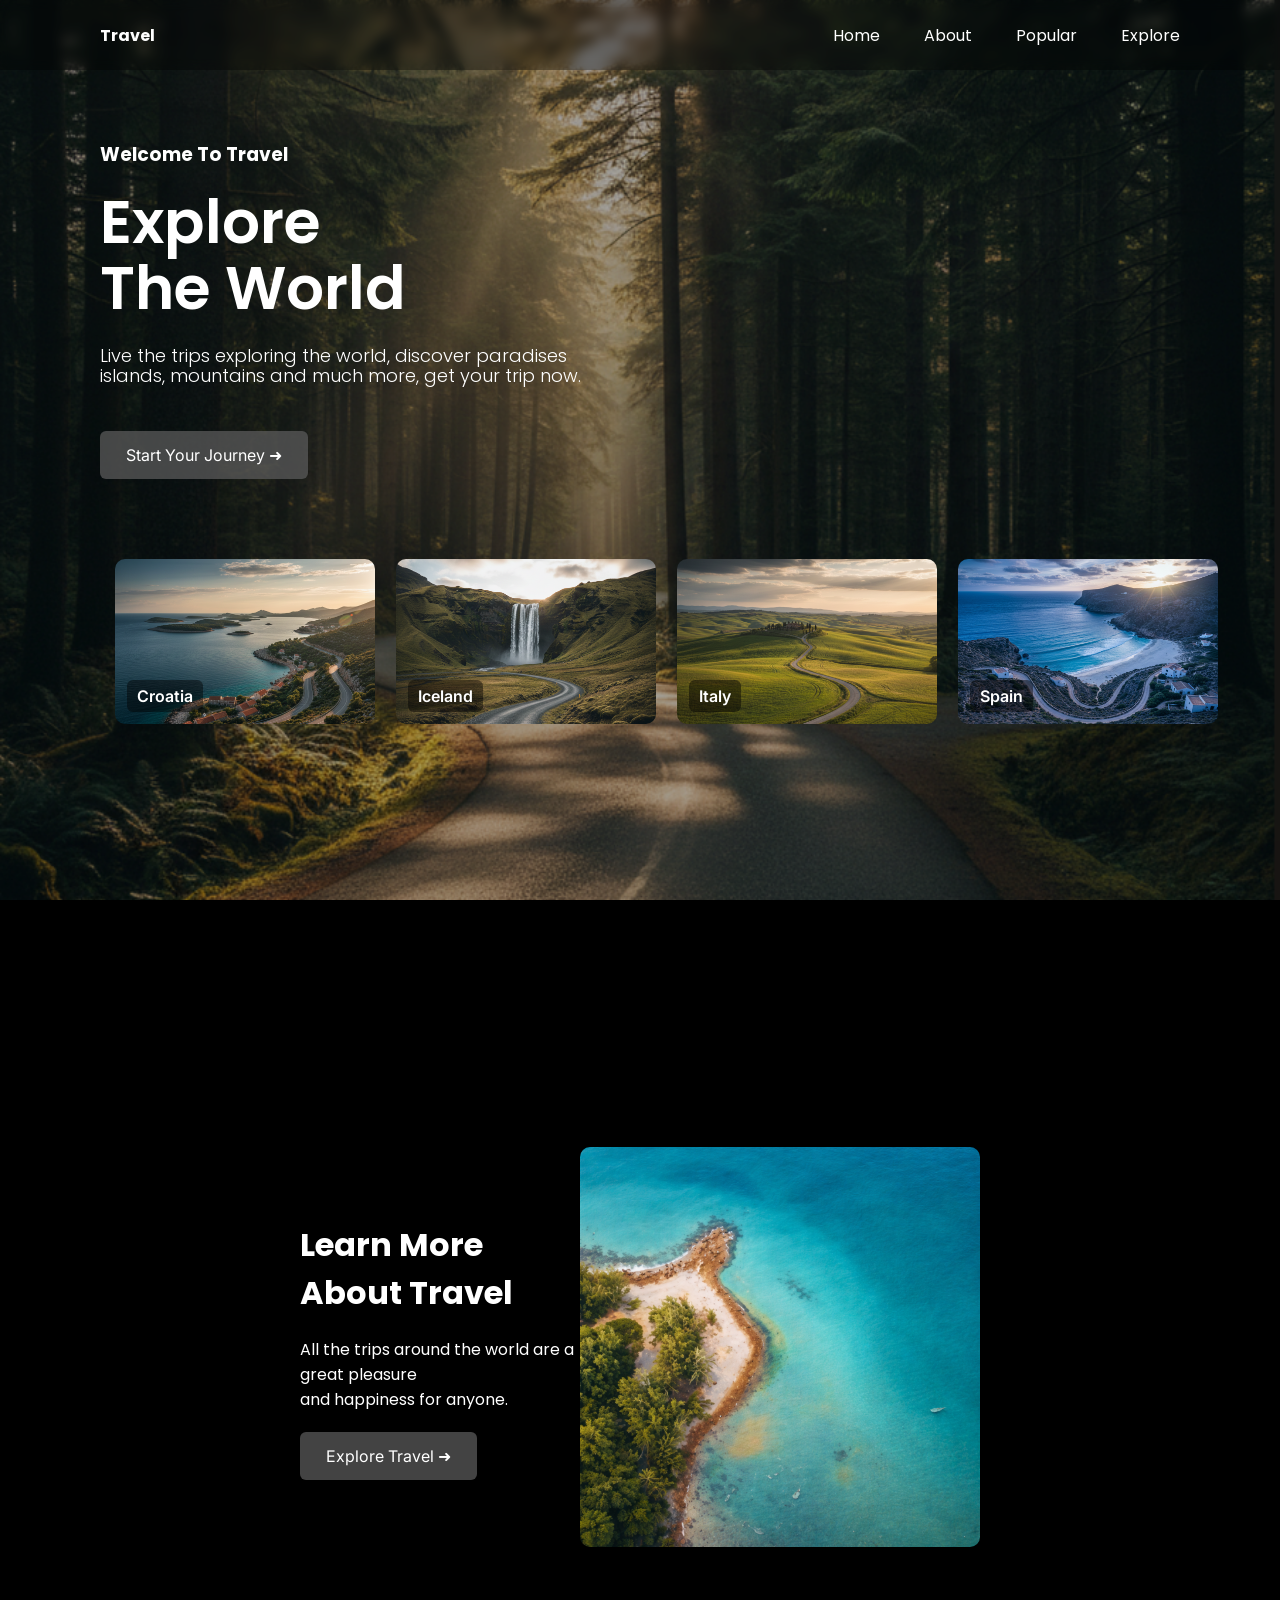
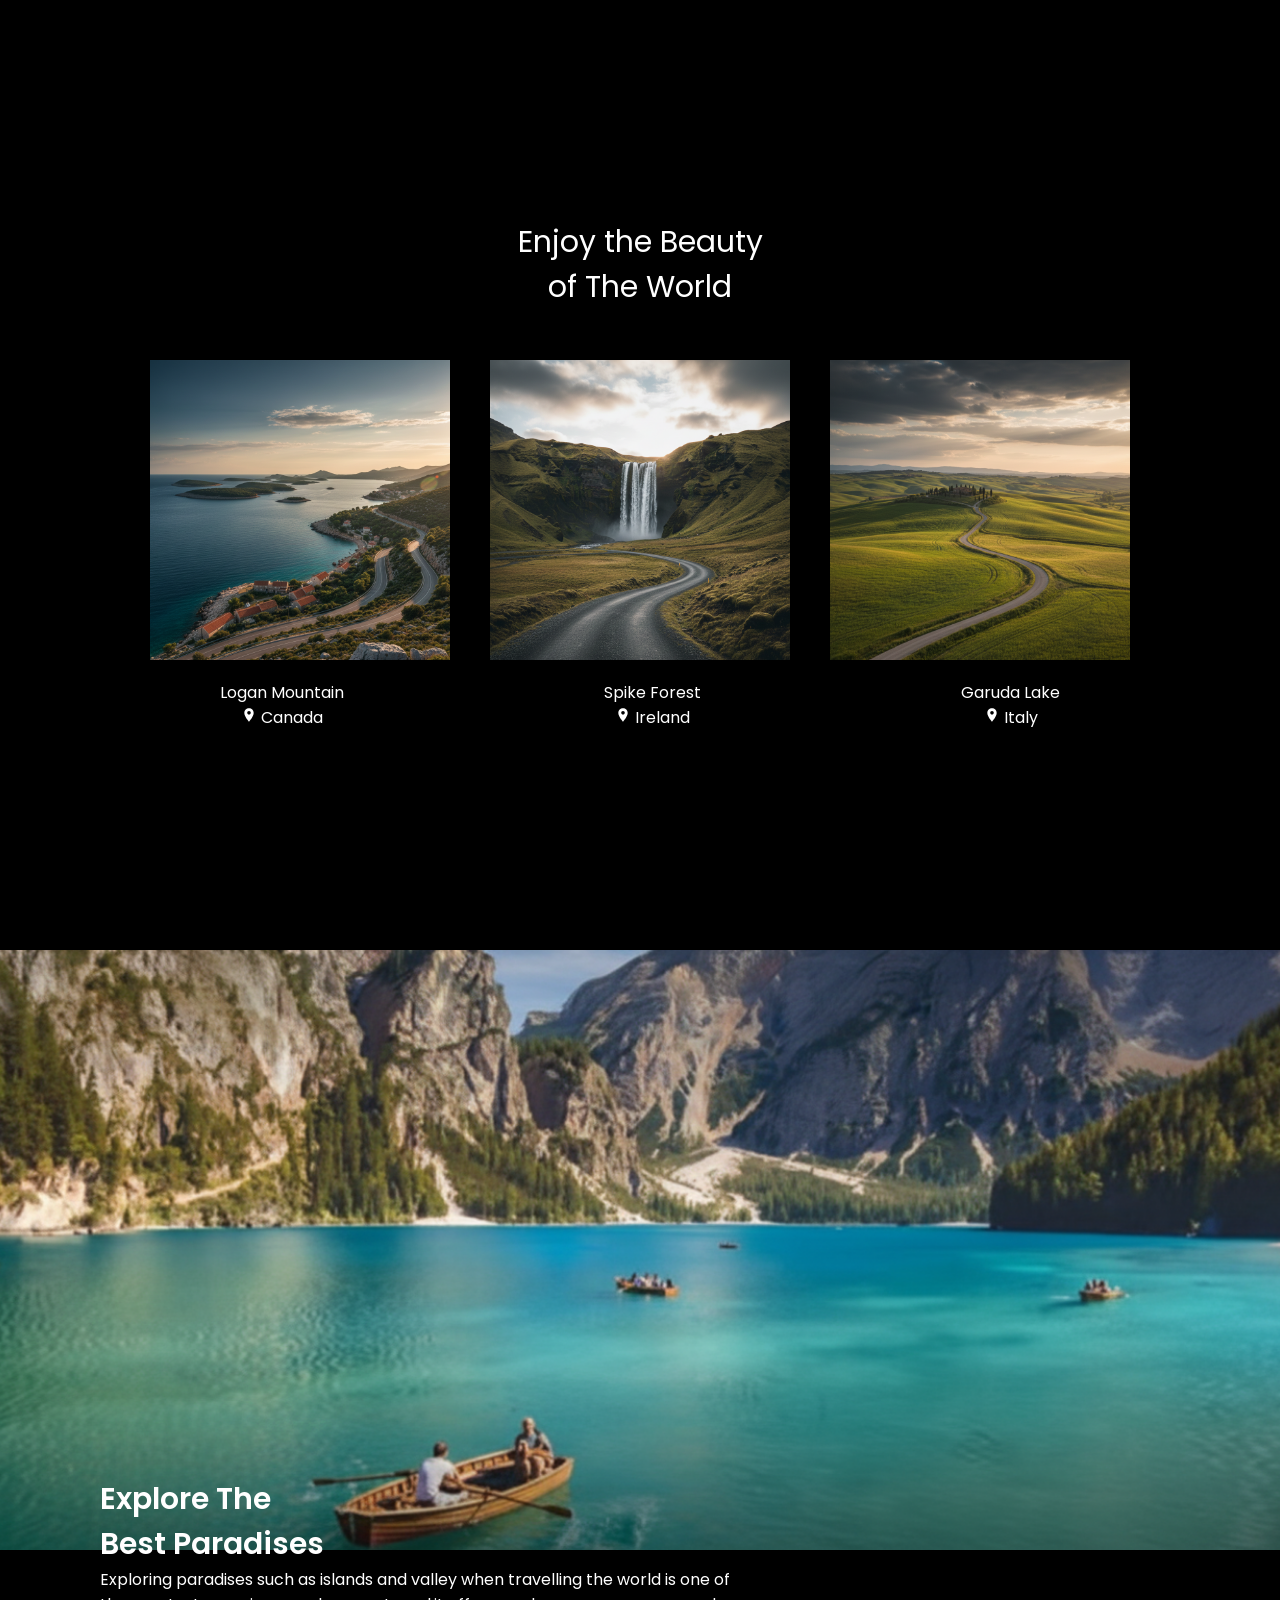
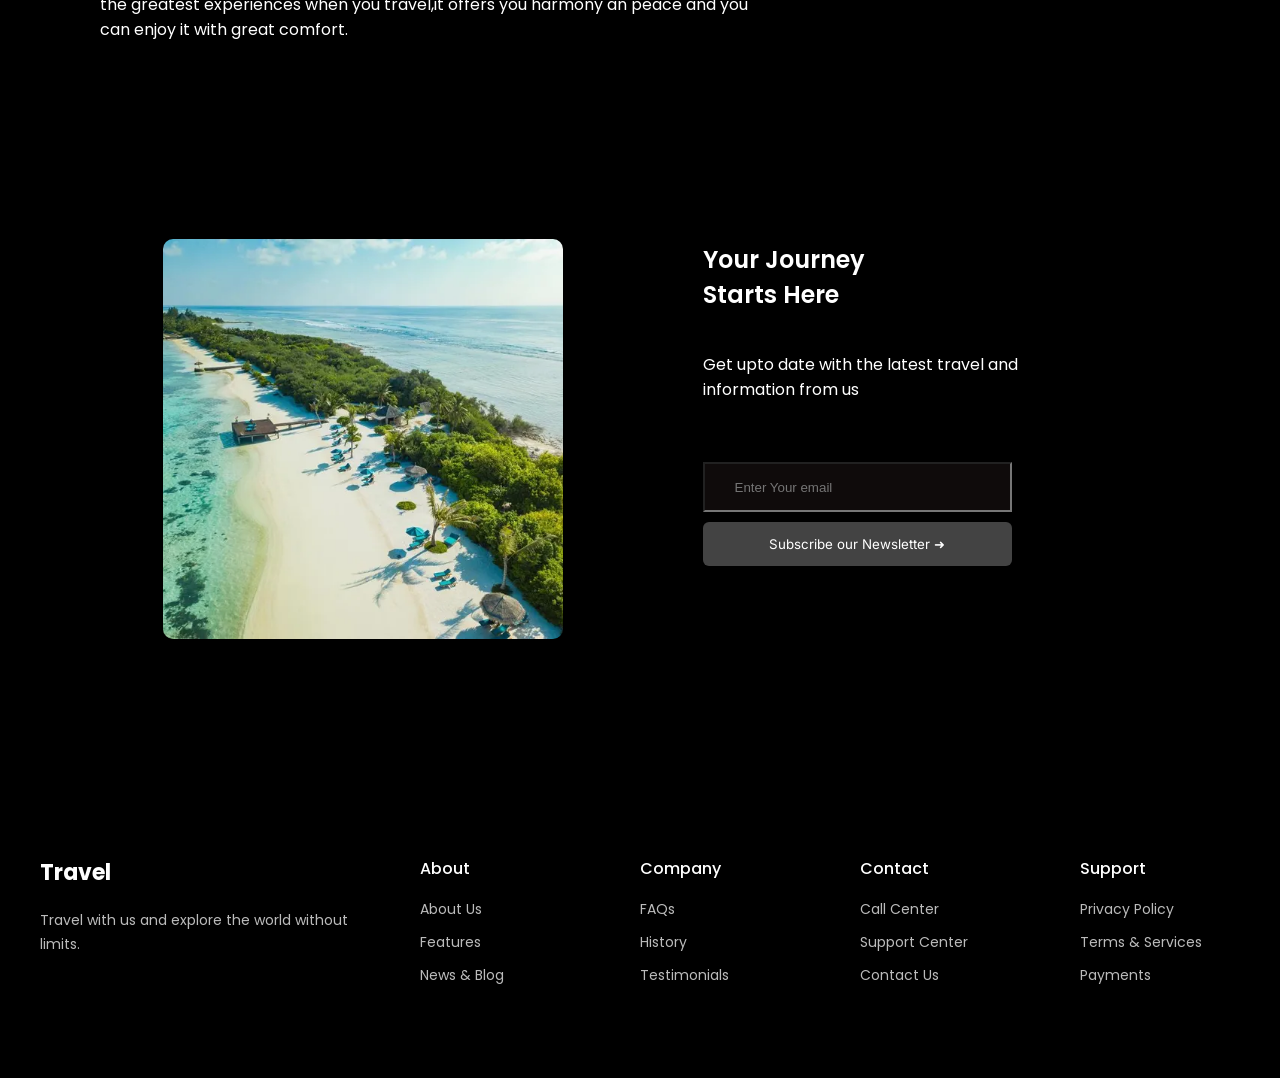
<file: index.html>
<!DOCTYPE html>
<html lang="en">

<head>
    <meta charset="UTF-8">
    <meta name="viewport" content="width=device-width, initial-scale=1.0">
    <title>Travel Website</title>

    <link rel="preconnect" href="https://fonts.googleapis.com">
    <link rel="preconnect" href="https://fonts.gstatic.com" crossorigin>
    <link href="https://fonts.googleapis.com/css2?family=Poppins:wght@300;400;600;700&display=swap" rel="stylesheet">
    <link href="https://fonts.googleapis.com/css2?family=Inter:wght@400;600;700&display=swap" rel="stylesheet">
    <link rel="stylesheet" href="new.css">
</head>

<body>

    <div class="hero">
        <div class="menu">
            <p>Travel</p>
            <div class="menu-links">
                <a href="#">Home</a>
                <a href="#main-two">About</a>
                <a href="#main-three">Popular</a>
                <a href="#explore">Explore</a>
            </div>
        </div>

        <div class="container">
            <div class="main-content">
                <h3>Welcome To Travel</h3>
                <p>Explore<br>The World</p>
                <p id="sub-main">
                    Live the trips exploring the world, discover paradises<br>
                    islands, mountains and much more, get your trip now.
                </p>    
                <a id="start-journey" class="btn" href="#explore">Start Your Journey ➜</a> 

                <div class="main-img">
                    <figure>
                        <img src="Croatia.png" alt="Croatia">
                        <figcaption>Croatia</figcaption>
                    </figure>
                    <figure>
                        <img src="iceland.png" alt="Iceland">
                        <figcaption>Iceland</figcaption>
                    </figure>
                    <figure>
                        <img src="italy.png" alt="Italy">
                        <figcaption>Italy</figcaption>
                    </figure>
                    <figure>
                        <img src="spain.png" alt="Spain">
                        <figcaption>Spain</figcaption>
                    </figure>
                </div>
            </div>
        </div>
    </div>

    <div class="main-two" id="main-two">
        <div id="two-text">
            <h2>Learn More<br>About Travel</h2>
            <p>
                All the trips around the world are a great pleasure<br>
                and happiness for anyone.
            </p>
            <a id="explore-travel" class="btn" href="#main-three">Explore Travel ➜</a>
        </div>
        <div class="two-img">
            <img src="Screenshot 2025-12-26 122852.png">
        </div>
    </div>

    <div class="main-three" id="main-three">
        <p id="tag-line">Enjoy the Beauty<br>of The World</p>

        <div class="three-img">
            <img src="Croatia.png">
            <img src="iceland.png">
            <img src="italy.png">
        </div>

        <div class="three-text">
            <div class="place-item">
                <p class="place-title">Logan Mountain</p>
                <p class="place-loc"> 
                    <svg class="loc-icon" xmlns="http://www.w3.org/2000/svg" viewBox="0 0 24 24" width="16" height="16" fill="currentColor" aria-hidden="true"><path d="M12 2C8.13 2 5 5.13 5 9c0 5.25 7 13 7 13s7-7.75 7-13c0-3.87-3.13-7-7-7zm0 9.5A2.5 2.5 0 1 1 12 6a2.5 2.5 0 0 1 0 5.5z"/></svg>
                    Canada
                </p>
            </div>
            <div class="place-item">
                <p class="place-title">Spike Forest</p>
                <p class="place-loc"> 
                    <svg class="loc-icon" xmlns="http://www.w3.org/2000/svg" viewBox="0 0 24 24" width="16" height="16" fill="currentColor" aria-hidden="true"><path d="M12 2C8.13 2 5 5.13 5 9c0 5.25 7 13 7 13s7-7.75 7-13c0-3.87-3.13-7-7-7zm0 9.5A2.5 2.5 0 1 1 12 6a2.5 2.5 0 0 1 0 5.5z"/></svg>
                    Ireland
                </p>
            </div>
            <div class="place-item">
                <p class="place-title">Garuda Lake</p>
                <p class="place-loc"> 
                    <svg class="loc-icon" xmlns="http://www.w3.org/2000/svg" viewBox="0 0 24 24" width="16" height="16" fill="currentColor" aria-hidden="true"><path d="M12 2C8.13 2 5 5.13 5 9c0 5.25 7 13 7 13s7-7.75 7-13c0-3.87-3.13-7-7-7zm0 9.5A2.5 2.5 0 1 1 12 6a2.5 2.5 0 0 1 0 5.5z"/></svg>
                    Italy
                </p>
            </div>
        </div>
    </div>


    <div class="four-img" id="explore">
        <div class="main-four">
            <img src="main-four.png">
            <p><span>Explore The<br>Best Paradises</span>
                <br>Exploring paradises such as islands and valley when travelling the world is one of<br>the greatest
                experiences when you travel,it offers you harmony an peace and you<br>can enjoy it with great
                comfort.</p>

            <div class="start">
                <img src="intro.webp">
                <div class="start-text">
                    <p>Your Journey<br>Starts Here</p>
                    <p>Get upto date with the latest travel and <br>information from us</p>
                    <input type="text" placeholder="Enter Your email">
                    <button id="sub-btn">Subscribe our Newsletter ➜</button>
                </div>
            </div>
        </div>
    </div>
    <footer class="footer">
    <div class="footer-container">
        <div class="footer-col">
            <h3>Travel</h3>
            <p>Travel with us and explore the world without limits.</p>
        </div>
        <div class="footer-col">
            <h4>About</h4>
            <a href="#">About Us</a>
            <a href="#">Features</a>
            <a href="#">News & Blog</a>
        </div>
        <div class="footer-col">
            <h4>Company</h4>
            <a href="#">FAQs</a>
            <a href="#">History</a>
            <a href="#">Testimonials</a>
        </div>
        <div class="footer-col">
            <h4>Contact</h4>
            <a href="#">Call Center</a>
            <a href="#">Support Center</a>
            <a href="#">Contact Us</a>
        </div>
        <div class="footer-col">
            <h4>Support</h4>
            <a href="#">Privacy Policy</a>
            <a href="#">Terms & Services</a>
            <a href="#">Payments</a>
        </div>
    </div>
</footer>
</body>
</html>
</file>
<file: new.css>
* {
    margin: 0;
    padding: 0;
    box-sizing: border-box;
}

html {
    scroll-behavior: smooth;
}

body {
    font-family: 'Poppins', sans-serif;
    background: black;
    color: white;
}

.menu {
    position: fixed;
    top: 0;
    left: 0;
    width: 100%;
    height: 70px;
    display: flex;
    justify-content: space-between;
    align-items: center;
    padding: 0 100px;
    background: rgba(0, 0, 0, 0.35);
    backdrop-filter: blur(6px);
    z-index: 1000;
}

.menu p {
    font-weight: 700;
}

.menu-links a {
    color: white;
    text-decoration: none;
    margin-left: 40px;
}

.menu-links a:hover {
    opacity: .8;
}

.hero {
    min-height: 100vh;
    background: url("intro (2).png") center/cover no-repeat;
    position: relative;
}

.hero::before {
    content: "";
    position: absolute;
    inset: 0;
    background: rgba(0, 0, 0, 0.35);
}

.container {
    position: relative;
    z-index: 2;
    padding-top: 140px;
    padding-left: 100px;
}
.main-content h3 {
    margin-bottom: 20px;
}

.main-content p {
    font-size: 60px;
    font-weight: 600;
    line-height: 1.1;
}

#sub-main {
    font-size: 18px;
    font-weight: 300;
    margin: 25px 0;
}

/* Reusable button-like anchor */
.btn,
#main-btn {
    display: inline-block;
    text-decoration: none;
    font-family: 'Inter', sans-serif;
    background: rgba(90, 90, 90, 0.75);
    color: white;
    padding: 14px 26px;
    border: none;
    border-radius: 6px;
    cursor: pointer;
    margin-top: 20px;
}

.btn:hover,
#main-btn:hover{
    opacity: .8;
}

.main-img {
    display: flex;
    gap: 6px;
    margin-top: 80px;
}

.main-img figure {
    width: 260px;
    height: 165px;
    border-radius: 10px;
    overflow: hidden;
    transition: .3s ease;
    margin-left: 15px;
}

.main-img figure {
    position: relative;
}

.main-img figure:hover {
    transform: scale(1.05);
}

.main-img img {
    width: 100%;
    height: 100%;
    object-fit: cover;
}

.main-img figcaption {
    position: absolute;
    left: 12px;
    bottom: 12px;
    color: #fff;
    font-weight: 600;
    background: rgba(0,0,0,0.45);
    padding: 6px 10px;
    border-radius: 6px;
    font-family: 'Inter', sans-serif;
    font-size: 16px;
    pointer-events: none;
}




.main-two,
.main-three,
.four-img {
    scroll-margin-top: 120px;
}


.main-two {
    min-height: 100vh;
    background: black;
    padding: 150px 300px;
    display: flex;
    justify-content: space-between;
    align-items: center;
}

#two-text h2 {
    font-size: 32px;
    margin-bottom: 20px;
}

.two-img img {
    width: 400px;
    height: 400px;
    transition: .3s;
    border-radius: 10px;
}

.two-img img:hover {
    transform: scale(1.05);
}


.main-three {
    background: black;
    text-align: center;
    padding: 120px 0;
    position: relative;
    bottom: 100px;
}

#tag-line {
    font-size: 30px;
}

.three-img {
    display: flex;
    justify-content: center;
    gap: 40px;
    margin-top: 50px;
}

.three-img img {
    width: 300px;
    height: 300px;
    object-fit: cover;
    transition: .3s;

}

.three-img img:hover {
    transform: scale(1.05);
}

.three-text {
    display: flex;
    justify-content: center;
    gap: 260px;
    margin-top: 20px;
}


.four-img {
    background: black;
    padding-top: 0;
    padding-bottom: 120px;
    scroll-margin-top: 70px
}

.main-four img {
    width: 100%;
    height: 600px;
    object-fit: cover;
}

.main-four p {
    margin: 40px 100px;
    position: relative;
    bottom: 120px;
}

span {
    font-size: 30px;
    font-weight: 600;
}


.start {
    display: flex;
    justify-content: center;
    align-items: center;
    gap: 40px;
    margin-top: 60px;
}

.start img {
    width: 400px;
    height: 400px;
    object-fit: cover;
    border-radius: 10px;
}
.start-text{
    margin-top:100px;
}

.start-text p:first-child {
    font-size: 24px;
    font-weight: 600;
}
input[type="text"]{
    position: relative;
    height: 50px;
    width: 60%;
    bottom: 100px;
    left: 100px;
    background-color: rgb(15, 11, 11);
    padding-left: 30px;
    cursor: pointer;
    color: white;
}
#sub-btn{
     font-family: 'Inter', sans-serif;
    background: rgba(90, 90, 90, 0.75);
    color: white;
    padding: 14px 26px;
    border: none;
    border-radius: 6px;
    cursor: pointer;
    position: relative;
    bottom: 90px;
    left: 100px;
    width: 60%;
}

#sub-btn:hover{
    opacity:.8;
    
}

.footer {
    background: #000;
    padding: 80px 0;
    color: #fff;
}

.footer-container {
    max-width: 1200px;
    margin: auto;
    display: grid;
    grid-template-columns: 2fr repeat(4, 1fr);
    gap: 60px;
}

.footer .footer-col h3 {
    font-size: 22px;
    margin-bottom: 20px;
}

.footer .footer-col h4 {
    font-size: 16px;
    margin-bottom: 18px;
    font-weight: 500;
}

.footer .footer-col p {
    font-size: 14px;
    color: #bbb;
    line-height: 1.7;
}

.footer .footer-col a {
    display: block;
    text-decoration: none;
    color: #bbb;
    font-size: 14px;
    margin-bottom: 12px;
    transition: 0.3s;
}

.footer .footer-col a:hover {
    color: #fff;
    transform: translateX(4px);
}
</file>
